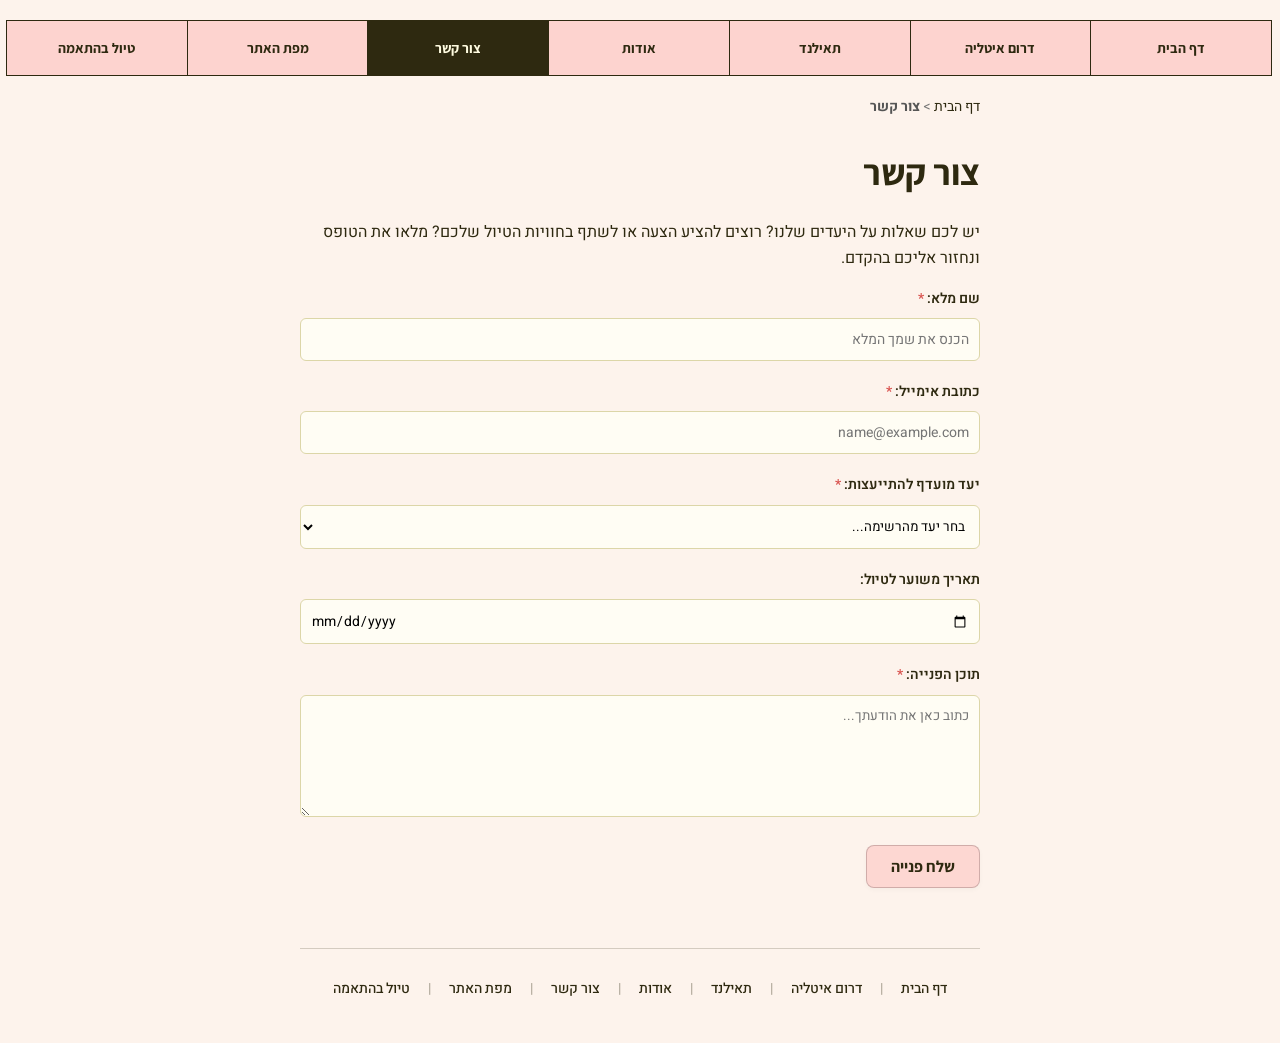
<file: contactUs.html>
﻿<!DOCTYPE html>
<html lang="he" dir="rtl">
<head>
    <meta charset="UTF-8">
    <meta name="viewport" content="width=device-width, initial-scale=1.0">
    
    <link rel="preconnect" href="https://fonts.googleapis.com">
    <link rel="preconnect" href="https://fonts.gstatic.com" crossorigin>
    <link href="https://fonts.googleapis.com/css2?family=Assistant:wght@200..800&family=Heebo:wght@100..900&display=swap" rel="stylesheet">
    
    <title>עמוד צור קשר</title>
    
    <meta name="description" content="צרו קשר עם צוות המדריך למטייל בעולם - שאלות, הצעות, שיתופי פעולה ומשוב על מדריכי הטיולים באתר." />
    <meta name="keywords" content="צור קשר, פנייה למערכת, שירות לקוחות, משוב למדריך טיולים, יצירת קשר" />
    <meta name="author" content="ליאם נקש ויובל רייבנבך" />
    
    <link rel="stylesheet" href="styles/myStyle.css">

    <link rel="icon" type="image/svg+xml" href="Images/travel-svg.svg" />

</head>
<body>

<header>
    <nav class="main-nav">
        <ul>
            <li><a href="index.html" >דף הבית</a></li>
            <li><a href="Italy.html">דרום איטליה</a></li>
            <li><a href="thailand.html">תאילנד</a></li>
            <li><a href="about.html">אודות</a></li>
            <li><a href="contactUs.html" class="active">צור קשר</a></li>
            <li><a href="sitemap.html">מפת האתר</a></li>
            <li><a href="interactive.html" >טיול בהתאמה</a></li>
        </ul>
    </nav>
</header>

<div id="container">

    <p class="breadcrumb">
        <a href="index.html">דף הבית</a> &gt; <span>צור קשר</span>
    </p>

<main>
    <h1>צור קשר</h1>
    <p>יש לכם שאלות על היעדים שלנו? רוצים להציע הצעה או לשתף בחוויות הטיול שלכם? מלאו את הטופס ונחזור אליכם בהקדם.</p>

    <form id="contactForm" onsubmit="handleFormSubmit(event)">
        <div class="form-group">
            <label for="fullname">שם מלא: <span class="required">*</span></label>
            <input type="text" id="fullname" placeholder="הכנס את שמך המלא">
        </div>

        <div class="form-group">
            <label for="email">כתובת אימייל: <span class="required">*</span></label>
            <input type="email" id="email" placeholder="name@example.com">
        </div>

        <div class="form-group">
            <label for="destination">יעד מועדף להתייעצות: <span class="required">*</span></label>
            <select id="destination">
                <option value="">בחר יעד מהרשימה...</option>
                <option value="thailand">קוסמוי, תאילנד</option>
                <option value="Italy">דרום איטליה</option>
                <option value="other">יעד אחר / כללי</option>
            </select>
        </div>

        <div class="form-group">
            <label for="trip-date">תאריך משוער לטיול:</label>
            <input type="date" id="trip-date">
        </div>

        <div class="form-group">
            <label for="message">תוכן הפנייה: <span class="required">*</span></label>
            <textarea id="message" rows="5" placeholder="כתוב כאן את הודעתך..."></textarea>
        </div>

        <button type="submit">שלח פנייה</button>

        <div id="formMessage" class="form-message"></div>
    </form>
</main>

    <footer>
        <nav class="site-footer">
            <ul>
                <li><a href="index.html" >דף הבית</a></li>
                <li><a href="Italy.html" >דרום איטליה</a></li>
                <li><a href="thailand.html">תאילנד</a></li>
                <li><a href="about.html">אודות</a></li>
                <li><a href="contactUs.html">צור קשר</a></li>
                <li><a href="sitemap.html">מפת האתר</a></li>
                <li><a href="interactive.html" >טיול בהתאמה</a></li>
            </ul>
        </nav>
    </footer>


<script>
    function handleFormSubmit(event) {
        event.preventDefault();
        const fullname = document.getElementById('fullname').value.trim();
        const email = document.getElementById('email').value.trim();
        const destination = document.getElementById('destination').value;
        const message = document.getElementById('message').value.trim();
        const msgBox = document.getElementById('formMessage');

        if (!fullname || !email || !destination || !message) {
            msgBox.textContent = "שגיאה: יש למלא את כל שדות החובה המסומנים בכוכבית (*)!";
            msgBox.className = "form-message error";
            msgBox.style.display = "block";
        } else {
            msgBox.textContent = "הפנייה נשלחה בהצלחה! נחזור אליך בהקדם.";
            msgBox.className = "form-message success";
            msgBox.style.display = "block";
            document.getElementById('contactForm').reset();
        }
    }
</script>

</div>

</body>
    
</html>
</file>
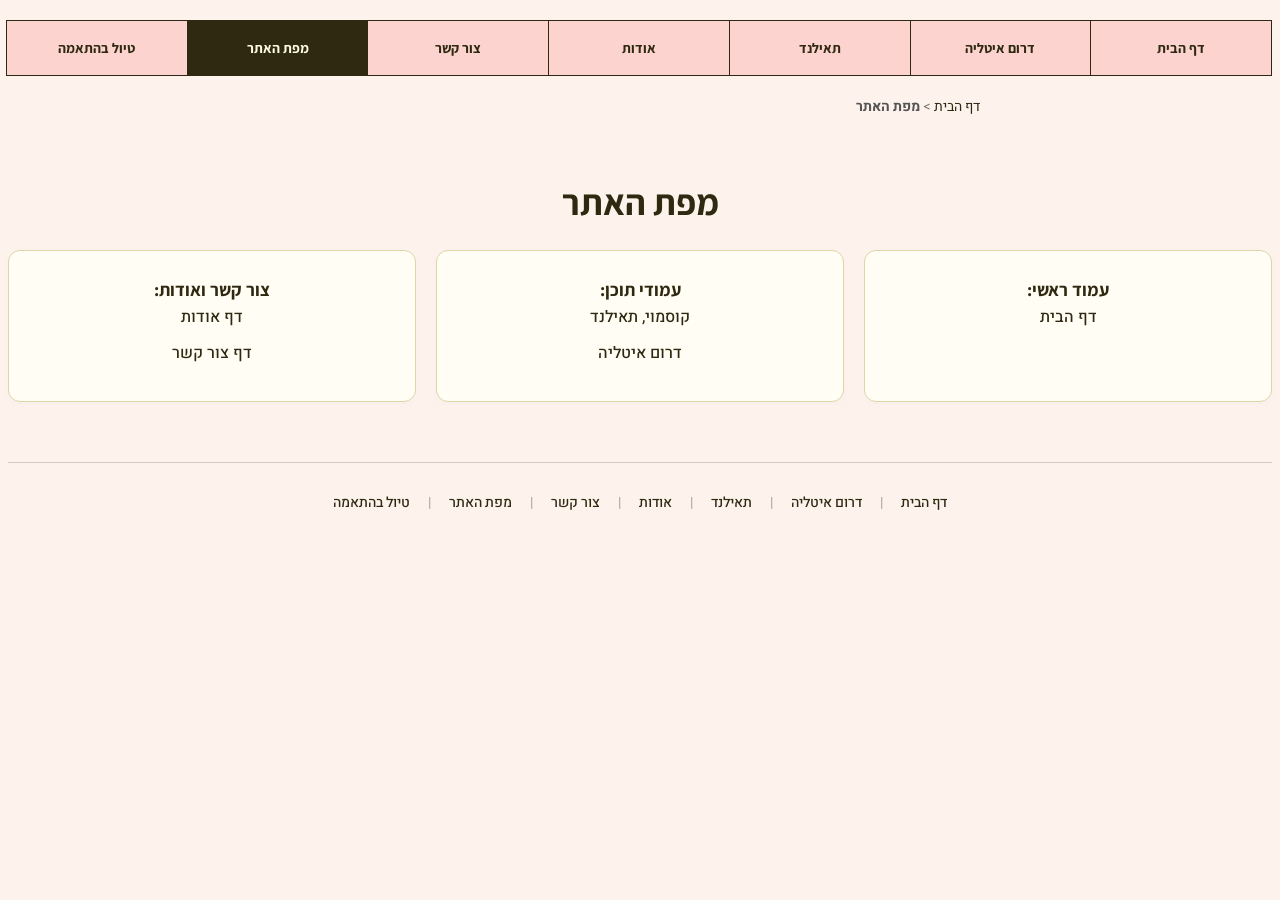
<file: sitemap.html>
﻿<!DOCTYPE html>
<html lang="he" dir="rtl">
<head>
    <meta charset="UTF-8">
    <meta name="viewport" content="width=device-width, initial-scale=1.0">
    <meta name="description" content="מפת האתר של המדריך למטייל בעולם - ריכוז כל עמודי האתר, המדריכים והקטגוריות לניווט קל ומהיר." />
    <meta name="keywords" content="מפת האתר, ניווט באתר, אינדקס עמודים, מדריך למטייל" />
    <meta name="author" content="ליאם נקש ויובל רייבנבך" />
    
    <link rel="preconnect" href="https://fonts.googleapis.com">
    <link rel="preconnect" href="https://fonts.gstatic.com" crossorigin>
    <link href="https://fonts.googleapis.com/css2?family=Assistant:wght@200..800&family=Heebo:wght@100..900&display=swap" rel="stylesheet">
    
    <title>מפת האתר</title>
    <link rel="stylesheet" href="styles/myStyle.css">

    <link rel="icon" type="image/svg+xml" href="Images/travel-svg.svg" />
 
</head>
<body>

<header>
    <nav class="main-nav">
        <ul>
            <li><a href="index.html" >דף הבית</a></li>
            <li><a href="Italy.html">דרום איטליה</a></li>
            <li><a href="thailand.html">תאילנד</a></li>
            <li><a href="about.html">אודות</a></li>
            <li><a href="contactUs.html" >צור קשר</a></li>
            <li><a href="sitemap.html" class="active">מפת האתר</a></li>
            <li><a href="interactive.html" >טיול בהתאמה</a></li>
        </ul>
    </nav>
</header>

<main>

    <div id="container">
    <p class="breadcrumb">
        <a href="index.html">דף הבית</a> &gt; <span>מפת האתר</span>
    </p>
    </div>
    
    <div class="site-map-title">
        <h1>מפת האתר</h1>
    </div>

    <div class="sitemap-columns">
        <div class="sitemap-col">
            <h3>עמוד ראשי:</h3>
            <ul>
                <li><a href="index.html">דף הבית</a></li>
            </ul>
        </div>

        <div class="sitemap-col">
            <h3>עמודי תוכן:</h3>
            <ul>
                <li><a href="thailand.html">קוסמוי, תאילנד</a></li>
                <li><a href="Italy.html">דרום איטליה</a></li>
            </ul>
        </div>

        <div class="sitemap-col">
            <h3>צור קשר ואודות:</h3>
            <ul>
                <li><a href="about.html">דף אודות</a></li>
                <li><a href="contactUs.html">דף צור קשר</a></li>
            </ul>
        </div>
    </div>
</main>


<footer>
    <nav class="site-footer">
        <ul>
            <li><a href="index.html" >דף הבית</a></li>
            <li><a href="Italy.html" >דרום איטליה</a></li>
            <li><a href="thailand.html">תאילנד</a></li>
            <li><a href="about.html">אודות</a></li>
            <li><a href="contactUs.html">צור קשר</a></li>
            <li><a href="sitemap.html">מפת האתר</a></li>
            <li><a href="interactive.html" >טיול בהתאמה</a></li>
        </ul>
    </nav>
</footer>


</body>
</html>
</file>
<file: styles/myStyle.css>
/* צבעים לפי פלטת האתר */
:root {
    --text-main: #2E2910;
    --cream: #FFFCE1;
    --pastel-blue: rgb(253 172 172 / 0.3);
    --pastel-peach: #FDACAC;
    --pastel-pink: #F9B2D7;
    --sage-green: rgb(253 172 172 / 0.4);
    --white: #ffffff;
    --accent-orange: #f8d7da;
}

/* גדלי טקסטים והגדרות עיצוב */
body {
    direction: rtl;
    background-color: rgb(250 225 208 / 0.4);
    color: var(--text-main);
    font-family: 'Heebo', sans-serif;
    line-height: 1.6;
}

#container {
    max-width: 680px;
    margin: 0 auto;
    padding: 10px;
}

h1, h2, h3 {
    font-family: 'Assistant', sans-serif;
    font-weight: 700;
    color: var(--text-main);
}

h1 {
    font-size: 36px;
    margin-bottom: 20px;
}

h2 {
    font-size: 22px;
    margin-top: 30px;
    margin-bottom: 15px;
}

h3 {
    font-size: 16px;
    display: inline;
}

p {
    font-size: 16px;
}

label, input, button {
    font-size: 14px;
}

.breadcrumb, footer {
    font-size: 12px;
}

/* תפריט ניווט */
.main-nav {
    width: 100%;
    border: 1px solid var(--text-main);
    margin-top: 20px;
}

.main-nav ul {
    list-style-type: none;
    margin: 0;
    padding: 0;
    display: flex;
    width: 100%;
}

.main-nav li {
    flex: 1;
    text-align: center;
    border-left: 1px solid var(--text-main);
}

.main-nav li:last-child {
    border-left: none;
}

.main-nav a {
    display: block;
    padding: 16px 10px;
    text-decoration: none;
    font-family: 'Assistant', sans-serif;
    font-weight: 700;
    font-size: 14px;
    color: var(--text-main);
    background-color: rgb(253 172 172 / 0.45);
    transition: background-color 0.2s ease, color 0.2s ease;
}

.main-nav a:hover {
    background-color: rgb(253 172 172);
}

.main-nav a.active {
    background-color: var(--text-main);
    color: var(--cream);
}

.main-nav a.active:hover {
    background-color: var(--text-main);
    cursor: default;
}

/* פוטר האתר */
footer {
    margin-top: 60px;
    padding: 25px 0 20px 0;
    border-top: 1px solid rgba(46, 41, 16, 0.2);
    text-align: center;
    font-size: 14px;
}

footer nav.site-footer > ul {
    list-style-type: none;
    margin: 0;
    padding: 0;
    display: flex;
    justify-content: center;
    align-items: center;
    flex-wrap: wrap;
    gap: 12px;
}

footer nav.site-footer li {
    display: inline-flex;
    align-items: center;
}

footer nav.site-footer li:not(:last-child)::after {
    content: "|";
    margin-right: 12px;
    color: rgba(46, 41, 16, 0.4);
}

footer nav.site-footer a {
    color: var(--text-main);
    text-decoration: none;
    font-weight: 500;
    padding: 4px 6px;
    border-radius: 4px;
    transition: color 0.2s ease, background-color 0.2s ease;
}

footer nav.site-footer a:hover {
    color: var(--text-main);
    background-color: rgb(253 172 172 / 0.5);
    text-decoration: underline;
}

/* יעדים בעמוד הבית */
.destinations-grid {
    display: flex;
    flex-wrap: wrap;
    gap: 20px;
}

.dest-card {
    flex: 1 1 calc(50% - 20px);
    min-width: 280px;
    background-color: var(--white);
    border: 1px solid #e2dec9;
    border-radius: 10px;
    padding: 20px;
    display: flex;
    flex-direction: column;
    justify-content: space-between;
}

.destination-item h3 {
    font-size: 14px;
    margin-bottom: 6px;
    display: block;
}

.destination-item p {
    margin-bottom: 8px;
}

.dest-link {
    color: #0000ee;
    font-weight: bold;
    text-decoration: underline;
    display: inline-block;
}

.dest-link:hover {
    color: #000000;
}

/* תמונות בעמוד הבית */
.photos {
    display: inline-block;
    margin-right: 20px;
}

/* המדריך למטייל באיטליה */
.info-table {
    width: 100%;
    border-collapse: collapse;
    margin: 25px 0 35px 0;
    background-color: rgb(253 172 172 / 0.3);
}

.info-table th, .info-table td {
    border: 1px solid #000;
    padding: 12px;
    vertical-align: top;
    text-align: center;
    font-size: 14px;
}

.info-table th {
    font-weight: bold;
}

.table-list {
    list-style-type: none;
    padding: 0;
    margin: 0;
    line-height: 1.5;
}

.attractions-list {
    list-style-type: disc;
    padding-right: 25px;
}

.attractions-list li {
    margin-bottom: 20px;
}

.attractions-list p {
    margin-top: 6px;
}

.tips-list {
    margin-top: 20px;
}

.Video-section {
    margin-top: 40px;
}

.italy-video {
    margin-top: 6px;
}

/* עיצוב כפתורים */
button, .btn {
    background-color: var(--sage-green);
    color: var(--text-main);
    border: 1px solid rgb(104 74 74 / 0.3);
    padding: 10px 24px;
    font-family: 'Assistant', sans-serif;
    font-size: 16px;
    font-weight: 700;
    border-radius: 8px;
    cursor: pointer;
    transition: all 0.3s ease;
    box-shadow: 0 2px 5px rgba(0,0,0,0.03);
}

button:hover, .btn:hover {
    background-color: rgb(198 79 79 / 0.3);
    box-shadow: 0 4px 12px rgba(0,0,0,0.12);
}

/* עיצוב טבלאות */
table {
    width: 100%;
    border-collapse: collapse;
    margin: 20px 0;
    background-color: var(--white);
}

th {
    border: 1px solid #dcd6a8;
    padding: 12px 15px;
    text-align: right;
}

td {
    border: 1px solid #dcd6a8;
    padding: 12px 15px;
    text-align: right;
    background-color: #fadddd;
}

th {
    background-color: var(--sage-green);
    font-family: 'Assistant', sans-serif;
    font-weight: 700;
}

table tr:nth-child td {
    background-color: #FFFDF4;
}

/* מפת אתר */
.site-map-title {
    text-align: center;
}

.sitemap-columns {
    display: flex;
    justify-content: space-between;
    gap: 20px;
    flex-wrap: wrap;
    margin-top: 20px;
}

.sitemap-col {
    background-color: #FFFDF4;
    border: 1px solid #dcd6a8;
    border-radius: 12px;
    padding: 25px 20px;
    flex: 1;
    min-width: 220px;
    text-align: center;
    transition: all 0.3s ease;
    box-shadow: 0 2px 8px rgba(0,0,0,0.02);
}

.sitemap-col:hover {
    box-shadow: 0 8px 20px rgba(0, 0, 0, 0.12);
    background-color: rgb(253 172 172 / 0.3);
}

.sitemap-col h3 {
    font-size: 18px;
    margin-bottom: 15px;
    color: var(--text-main);
    padding-bottom: 8px;
}

.sitemap-col ul {
    list-style: none;
    padding: 0;
    margin: 0;
}

.sitemap-col li {
    margin-bottom: 10px;
}

.sitemap-col a {
    text-decoration: none;
    color: var(--text-main);
    font-weight: 500;
    transition: color 0.3s;
}

.sitemap-col a:hover {
    color: #d9534f;
    text-decoration: underline;
}

/* טופס צור קשר */
.form-group {
    margin-bottom: 20px;
}

.form-group label {
    display: block;
    margin-bottom: 8px;
    font-weight: 600;
}

.form-group input, .form-group select, .form-group textarea {
    width: 100%;
    box-sizing: border-box;
    padding: 10px;
    border: 1px solid #dcd6a8;
    border-radius: 6px;
    font-family: 'Heebo', sans-serif;
    background-color: #FFFDF4;
}

.required {
    color: #d9534f;
}

.form-message {
    margin-top: 15px;
    padding: 12px;
    border-radius: 6px;
    font-weight: bold;
    display: none;
}

.form-message.success {
    background-color: var(--sage-green);
    color: var(--text-main);
}

.form-message.error {
    background-color: var(--accent-orange);
    color: var(--text-main);
}

/* פירורי לחם */
.breadcrumb {
    font-size: 14px;
    margin-top: 10px;
    margin-bottom: 20px;
    color: #777;
}

.breadcrumb a {
    color: var(--text-main);
    text-decoration: none;
}

.breadcrumb a:hover {
    text-decoration: underline;
}

.breadcrumb span {
    color: #555;
    font-weight: bold;
}
</file>
